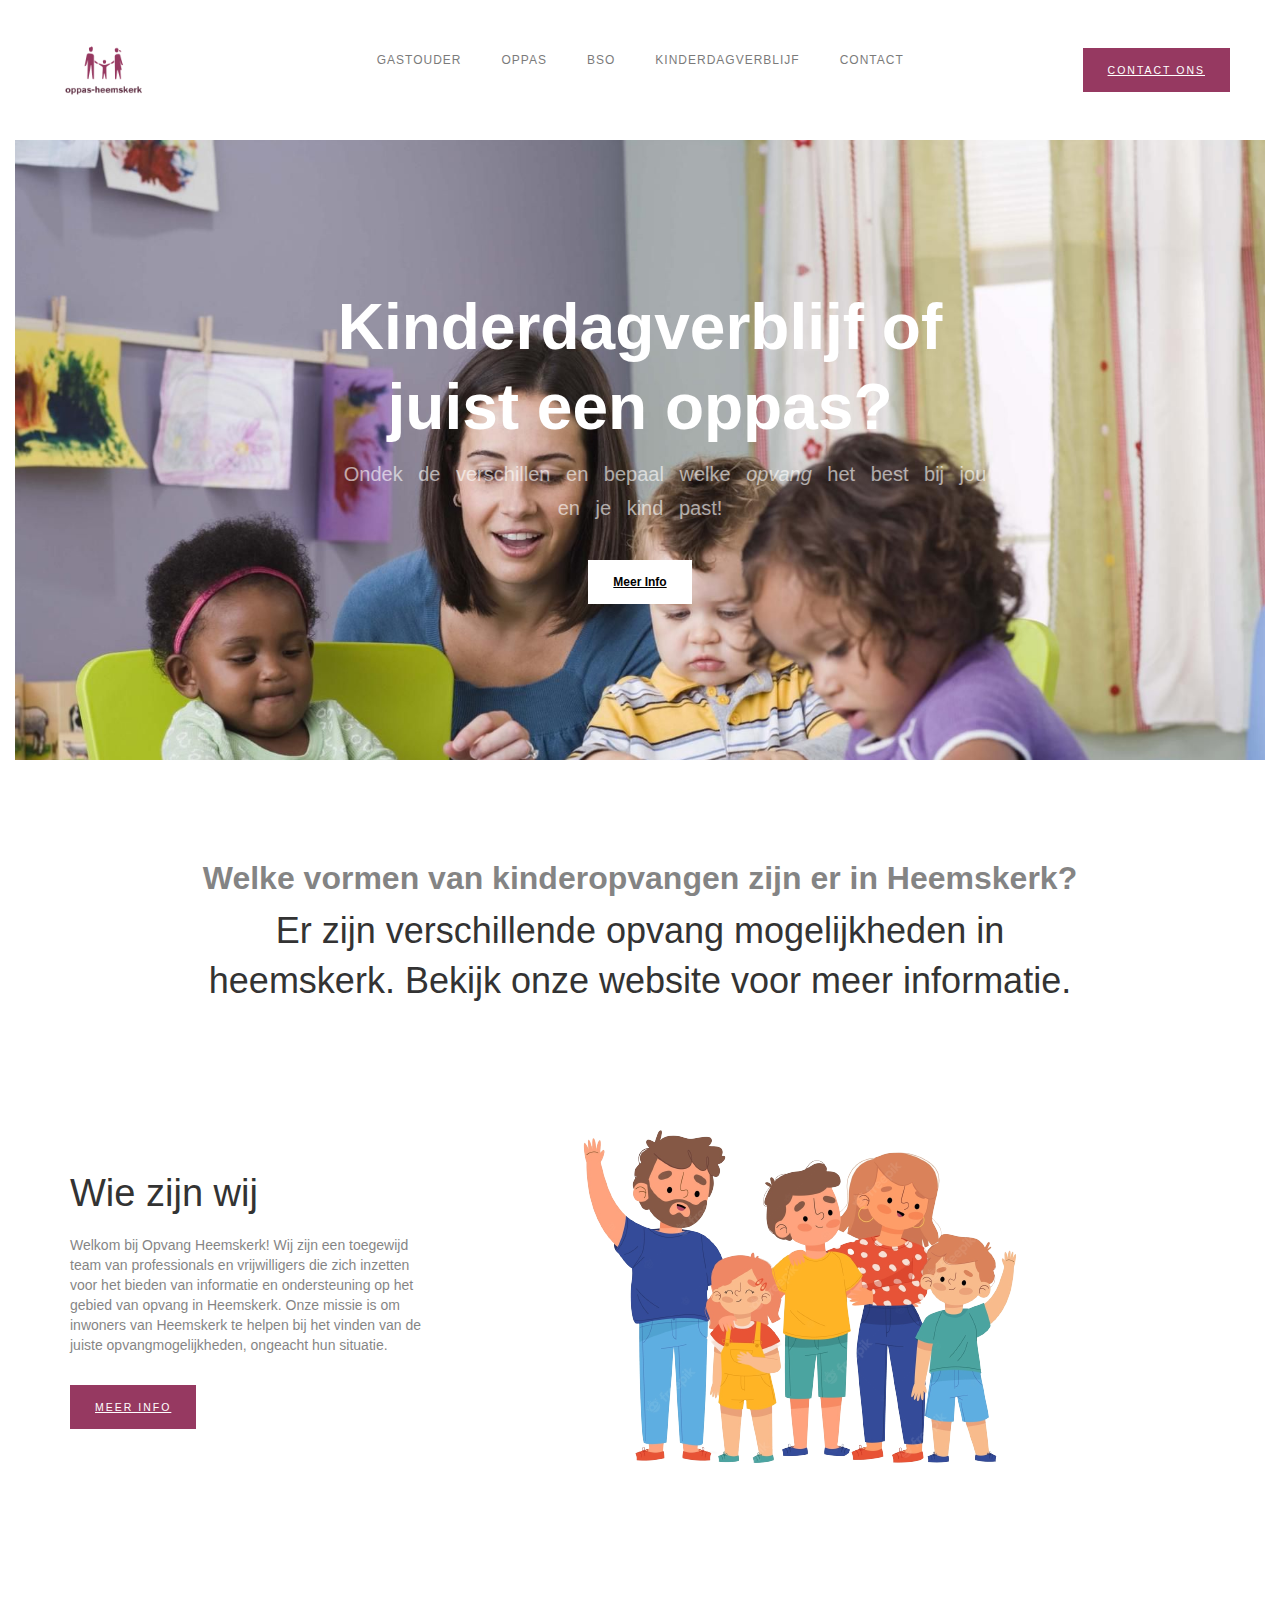
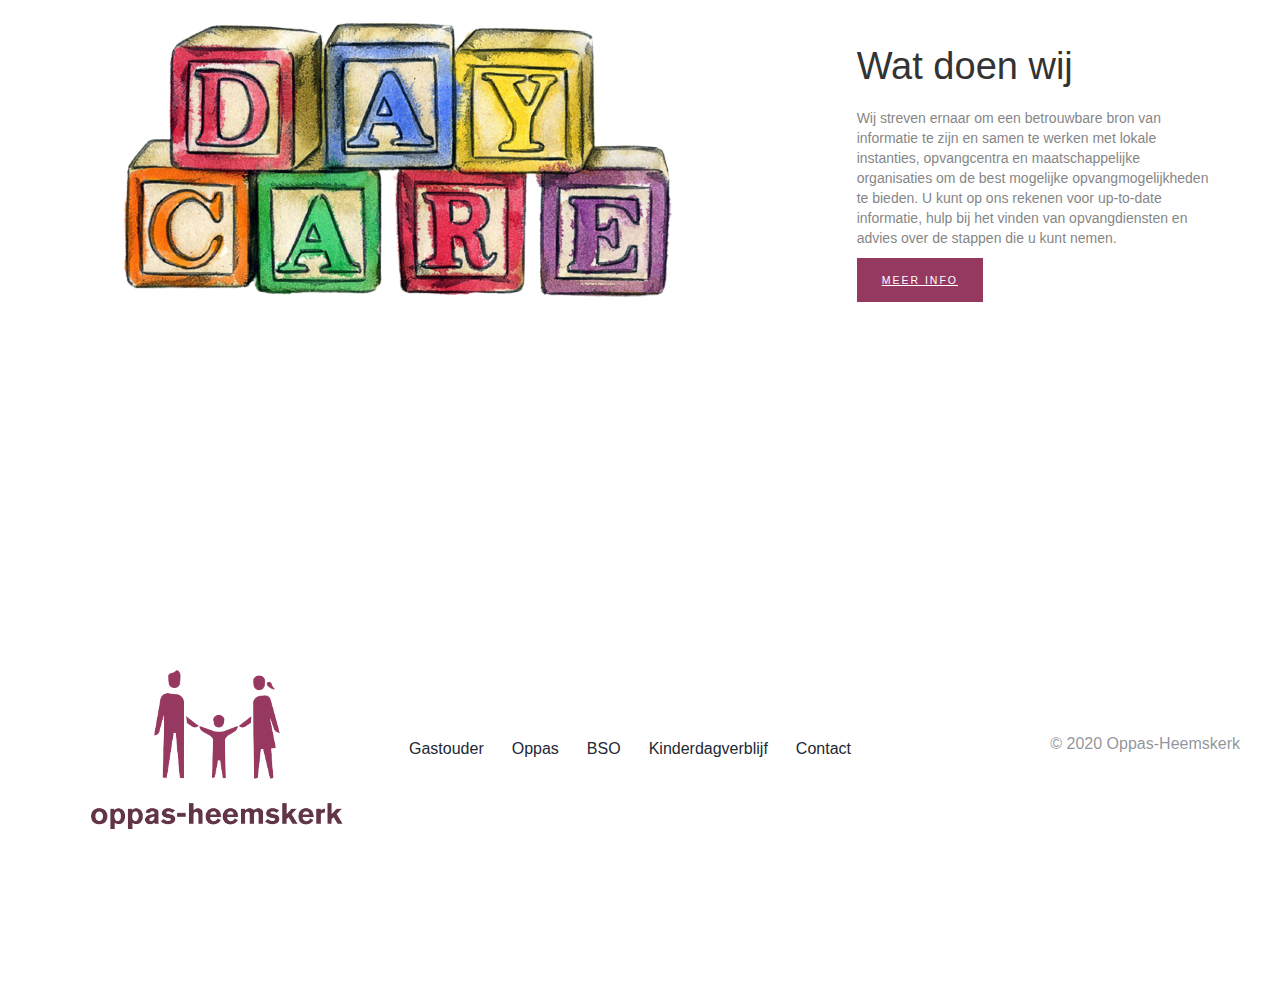
<file: index.html>
<!DOCTYPE html>
<html lang="en">
  <head>
    <meta charset="UTF-8" />
    <meta name="viewport" content="width=device-width, initial-scale=1.0" />
    <meta
      name="description"
      content="Oppas Heemskerk: Jouw betrouwbare bron voor professionele en liefdevolle oppasdiensten in Heemskerk. Wij bieden ervaren oppassers voor kinderopvang in Heemskerk. Neem contact met ons op voor kwalitatieve oppasoplossingen."
    />
    <meta
      name="keywords"
      content="Oppas Heemskerk, kinderoppas, oppasdiensten, oppascentrum, oppas voor kinderen, betrouwbare oppas, kinderopvang Heemskerk"
    />
    <meta name="author" content="Mohamed Dinle" />
    <link
      rel="apple-touch-icon"
      sizes="180x180"
      href="images/favicon/apple-touch-icon.png"
    />
    <link
      rel="icon"
      type="image/png"
      sizes="32x32"
      href="images/favicon/favicon-32x32.png"
    />
    <link
      rel="icon"
      type="image/png"
      sizes="16x16"
      href="images/favicon/favicon-16x16.png"
    />
    <link rel="manifest" href="images/favicon/site.webmanifest" />
    <link rel="stylesheet" type="text/css" href="css/style.css" />
    <title>Oppas-Heemskerk</title>
  </head>

  <body>
    <header class="navigation">
      <nav class="navigation-wrap">
        <a href="index.html" aria-current="page" class="logo">
          <img
            src="images/Logo-website-zonderbg.png"
            title="Logo"
            alt="Logo"
            class="logo-image"
          />
        </a>
        <button class="menu-button nav-button" aria-label="Toggle Menu">
          <img
            src="images/menu-icon_1menu-icon.png"
            title="menu-icon"
            width="22"
            alt="Menu Icon"
            class="menu-icon"
          />
        </button>
        <ul class="navigation-items">
          <li>
            <a href="gastouder.html" class="navigation-item">Gastouder</a>
          </li>
          <li>
            <a href="oppas.html" class="navigation-item">Oppas</a>
          </li>
          <li>
            <a href="bso.html" class="navigation-item">BSO</a>
          </li>
          <li>
            <a href="kinderdagverblijf.html" class="navigation-item"
              >Kinderdagverblijf</a
            >
          </li>
          <li>
            <a href="contact.html" class="navigation-item">Contact</a>
          </li>
        </ul>
        <a class="purple-button">
          <article>Contact Ons</article>
        </a>
      </nav>
    </header>

    <main class="main-homepage">
      <header class="header-homepage">
        <section class="header-homepage-content">
          <article class="homepage-header-text-wrap">
            <h1 class="homepage-heading-text">
              Kinderdagverblijf of juist een oppas?
            </h1>
            <p class="homepage-paragraph-text">
              Ondek de verschillen en bepaal welke <em>opvang</em> het best bij
              jou en je kind past!
            </p>
          </article>
          <a href="gastouder.html" class="homepage-header-button">
            <article><strong>Meer Info</strong></article>
          </a>
        </section>
      </header>

      <section class="homepage-body">
        <article class="homepage-text-wrap">
          <h2 class="light-text">
            Welke vormen van kinderopvangen zijn er in Heemskerk?
          </h2>
          <p class="homepage-body-text">
            Er zijn verschillende opvang mogelijkheden in heemskerk. Bekijk onze
            website voor meer informatie.
          </p>
        </article>
        <section class="homepage-body-content-wrap">
          <section class="content-layout-grid">
            <section class="grid-layout">
              <article class="homepage-text-wrap2">
                <h1 class="text-heading">Wie zijn wij</h1>
                <p class="light-text">
                  Welkom bij Opvang Heemskerk! Wij zijn een toegewijd team van
                  professionals en vrijwilligers die zich inzetten voor het
                  bieden van informatie en ondersteuning op het gebied van
                  opvang in Heemskerk. Onze missie is om inwoners van Heemskerk
                  te helpen bij het vinden van de juiste opvangmogelijkheden,
                  ongeacht hun situatie.
                </p>
              </article>
              <a href="gastouder.html" class="purple-button">
                <article>Meer Info</article>
              </a>
            </section>
            <img
              src="images/Home-pagina-foto-01-zonderbg.png"
              title="home pagina foto"
              class="grid-layout-img"
              alt="Image"
            />
          </section>
          <section class="grid-layout2">
            <section class="grid-layout-content">
              <section class="home-section-wrap">
                <h1 class="text-heading">Wat doen wij</h1>
                <p class="light-text">
                  Wij streven ernaar om een betrouwbare bron van informatie te
                  zijn en samen te werken met lokale instanties, opvangcentra en
                  maatschappelijke organisaties om de best mogelijke
                  opvangmogelijkheden te bieden. U kunt op ons rekenen voor
                  up-to-date informatie, hulp bij het vinden van opvangdiensten
                  en advies over de stappen die u kunt nemen.
                </p>
              </section>
              <a href="bso.html" class="purple-button">
                <article>Meer Info</article>
              </a>
            </section>
            <img
              src="images/Home-pagine-daycare-03-zonderbg.png"
              title="home pagina daycare"
              alt="Image"
            />
          </section>
        </section>
      </section>
    </main>

    <footer class="footer">
      <section class="footer-wrap">
        <section class="footer-horizontal">
          <section class="footer-block">
            <img
              src="images/Logo-website-zonderbg.png"
              title="logo"
              alt="Logo"
              class="logo-flat"
            />
          </section>
          <aside class="footer-links">
            <a href="/gastouder.html" class="footer-link">Gastouder</a>
            <a href="/oppas.html" class="footer-link">Oppas</a>
            <a href="/bso.html" class="footer-link">BSO</a>
            <a href="/kinderdagverblijf.html" class="footer-link"
              >Kinderdagverblijf</a
            >
            <a href="/contact.html" class="footer-link">Contact</a>
          </aside>
          <article class="footer-block">
            <p class="text-copyright">&copy; 2020 Oppas-Heemskerk</p>
          </article>
        </section>
      </section>
    </footer>
  </body>
</html>
</file>
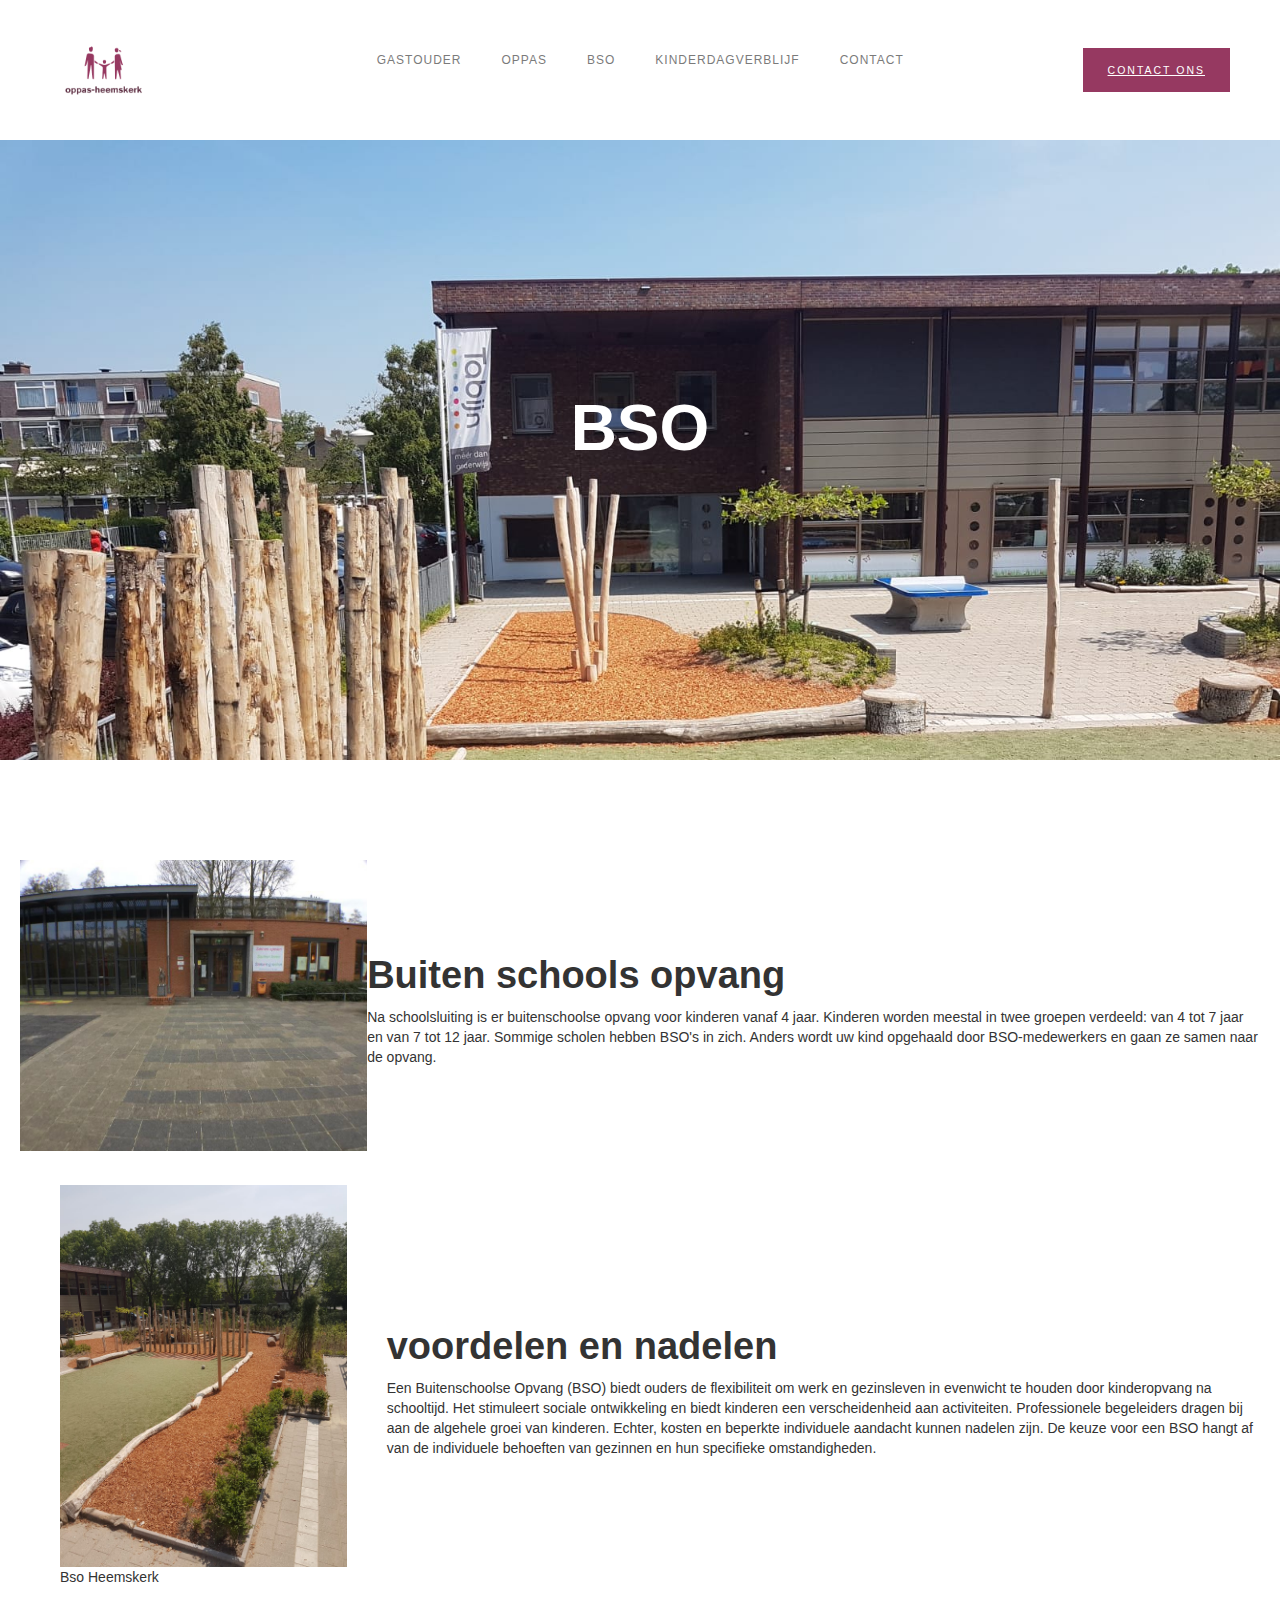
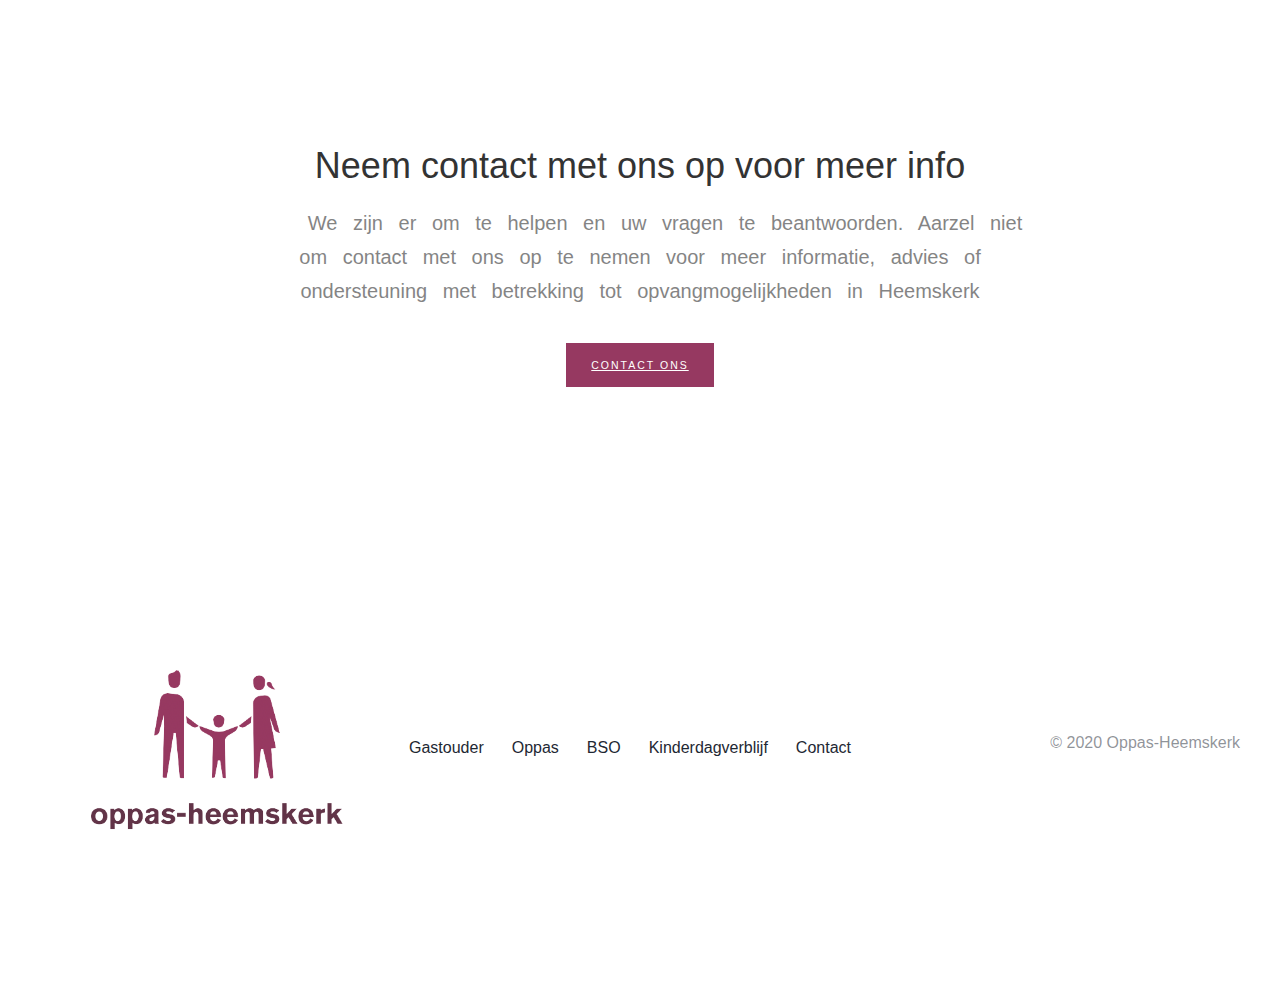
<file: bso.html>
<!DOCTYPE html>
<html lang="en">
  <head>
    <meta charset="UTF-8" />
    <meta name="viewport" content="width=device-width, initial-scale=1.0" />
    <meta
      name="description"
      content="Oppas Heemskerk: Jouw betrouwbare bron voor professionele en liefdevolle oppasdiensten in Heemskerk. Wij bieden ervaren oppassers voor kinderopvang in Heemskerk. Neem contact met ons op voor kwalitatieve oppasoplossingen."
    />
    <meta
      name="keywords"
      content="Oppas Heemskerk, kinderoppas, oppasdiensten, oppascentrum, oppas voor kinderen, betrouwbare oppas, kinderopvang Heemskerk"
    />
    <meta name="author" content="Mohamed Dinle" />
    <link
      rel="apple-touch-icon"
      sizes="180x180"
      href="images/favicon/apple-touch-icon.png"
    />
    <link
      rel="icon"
      type="image/png"
      sizes="32x32"
      href="images/favicon/favicon-32x32.png"
    />
    <link
      rel="icon"
      type="image/png"
      sizes="16x16"
      href="images/favicon/favicon-16x16.png"
    />
    <link rel="manifest" href="images/favicon/site.webmanifest" />
    <link rel="stylesheet" type="text/css" href="css/style.css" />
    <title>BSO</title>
  </head>

  <body>
    <header class="navigation">
      <nav class="navigation-wrap">
        <a href="index.html" aria-current="page" class="logo">
          <img
            src="images/Logo-website-zonderbg.png"
            title="logo"
            alt="Logo"
            class="logo-image"
          />
        </a>
        <button class="menu-button nav-button" aria-label="Toggle Menu">
          <img
            src="images/menu-icon_1menu-icon.png"
            title="menu icon"
            width="22"
            alt="Menu Icon"
            class="menu-icon"
          />
        </button>
        <ul class="navigation-items">
          <li>
            <a href="gastouder.html" class="navigation-item">Gastouder</a>
          </li>
          <li>
            <a href="oppas.html" class="navigation-item">Oppas</a>
          </li>
          <li>
            <a href="bso.html" class="navigation-item">BSO</a>
          </li>
          <li>
            <a href="kinderdagverblijf.html" class="navigation-item"
              >Kinderdagverblijf</a
            >
          </li>
          <li>
            <a href="contact.html" class="navigation-item">Contact</a>
          </li>
        </ul>
        <a class="purple-button">
          <article>Contact Ons</article>
        </a>
      </nav>
    </header>

    <main>
      <header class="bso-header">
        <section class="header-content">
          <article class="header-text">
            <h1 class="header-heading-text">BSO</h1>
          </article>
        </section>
      </header>

      <section class="main-section-detailpage">
        <article class="main-article-detailpage">
          <img src="images/bso-2.jpg" title="bso 2" alt="bso foto 2" />
        </article>
        <article>
          <h1>Buiten schools opvang</h1>
          <p>
            Na schoolsluiting is er buitenschoolse opvang voor kinderen vanaf 4
            jaar. Kinderen worden meestal in twee groepen verdeeld: van 4 tot 7
            jaar en van 7 tot 12 jaar. Sommige scholen hebben BSO's in zich.
            Anders wordt uw kind opgehaald door BSO-medewerkers en gaan ze samen
            naar de opvang.
          </p>
        </article>
      </section>
      <section class="main-section-detailpage">
        <article class="main-article-detailpage">
          <figure>
            <img src="images/bso-3.JPG" title="bso 3" alt="bso foto 3" />
            <figcaption>Bso Heemskerk</figcaption>
          </figure>
        </article>
        <article>
          <h1>voordelen en nadelen</h1>
          <p>
            Een Buitenschoolse Opvang (BSO) biedt ouders de flexibiliteit om
            werk en gezinsleven in evenwicht te houden door kinderopvang na
            schooltijd. Het stimuleert sociale ontwikkeling en biedt kinderen
            een verscheidenheid aan activiteiten. Professionele begeleiders
            dragen bij aan de algehele groei van kinderen. Echter, kosten en
            beperkte individuele aandacht kunnen nadelen zijn. De keuze voor een
            BSO hangt af van de individuele behoeften van gezinnen en hun
            specifieke omstandigheden.
          </p>
        </article>
      </section>
    </main>

    <section class="cta-main">
      <section class="cta-container">
        <section class="cta-wrap">
          <article>
            <article class="cta-text">
              <h2 class="homepage-body-text">
                Neem contact met ons op voor meer info
              </h2>
              <p class="homepage-paragraph-text">
                We zijn er om te helpen en uw vragen te beantwoorden. Aarzel
                niet om contact met ons op te nemen voor meer informatie, advies
                of ondersteuning met betrekking tot opvangmogelijkheden in
                Heemskerk
              </p>
            </article>
            <a href="contact.html" class="purple-button">
              <article>Contact Ons</article>
            </a>
          </article>
        </section>
      </section>
    </section>

    <footer class="footer">
      <section class="footer-wrap">
        <section class="footer-horizontal">
          <section class="footer-block">
            <img
              src="images/Logo-website-zonderbg.png"
              title="logo"
              alt="Logo"
              class="logo-flat"
            />
          </section>
          <aside class="footer-links">
            <a href="/gastouder.html" class="footer-link">Gastouder</a>
            <a href="/oppas.html" class="footer-link">Oppas</a>
            <a href="/bso.html" class="footer-link">BSO</a>
            <a href="/kinderdagverblijf.html" class="footer-link"
              >Kinderdagverblijf</a
            >
            <a href="/contact.html" class="footer-link">Contact</a>
          </aside>
          <article class="footer-block">
            <p class="text-copyright">&copy; 2020 Oppas-Heemskerk</p>
          </article>
        </section>
      </section>
    </footer>
  </body>
</html>
</file>
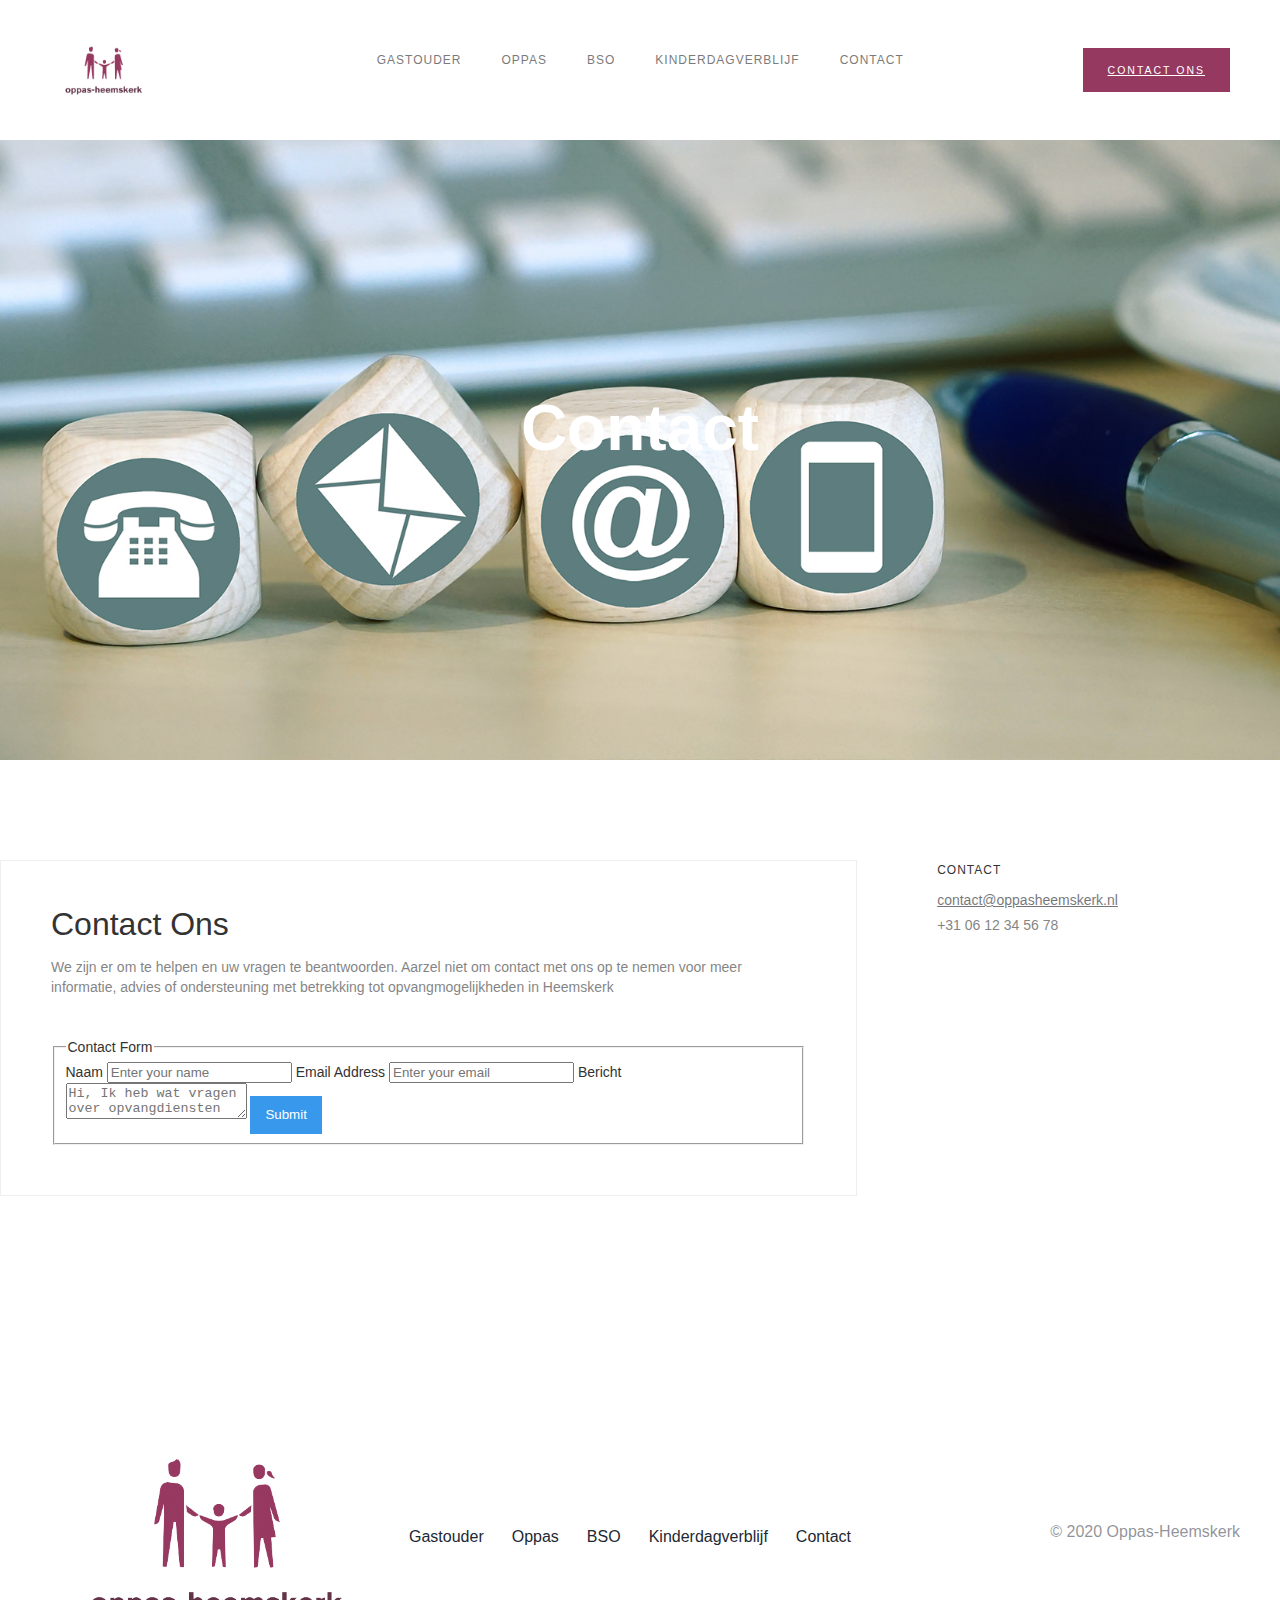
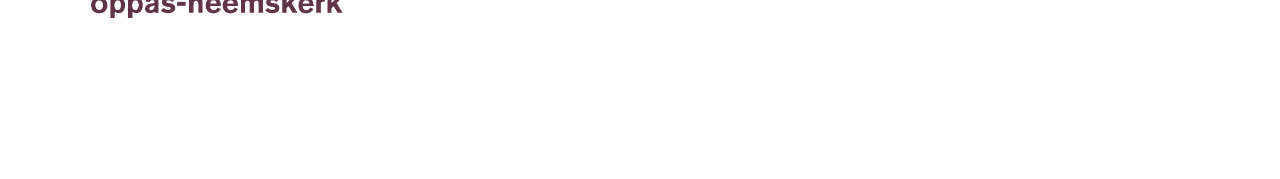
<file: contact.html>
<!DOCTYPE html>
<html lang="en">
  <head>
    <meta charset="UTF-8" />
    <meta name="viewport" content="width=device-width, initial-scale=1.0" />
    <meta
      name="description"
      content="Oppas Heemskerk: Jouw betrouwbare bron voor professionele en liefdevolle oppasdiensten in Heemskerk. Wij bieden ervaren oppassers voor kinderopvang in Heemskerk. Neem contact met ons op voor kwalitatieve oppasoplossingen."
    />
    <meta
      name="keywords"
      content="Oppas Heemskerk, kinderoppas, oppasdiensten, oppascentrum, oppas voor kinderen, betrouwbare oppas, kinderopvang Heemskerk"
    />
    <meta name="author" content="Mohamed Dinle" />
    <link
      rel="apple-touch-icon"
      sizes="180x180"
      href="images/favicon/apple-touch-icon.png"
    />
    <link
      rel="icon"
      type="image/png"
      sizes="32x32"
      href="images/favicon/favicon-32x32.png"
    />
    <link
      rel="icon"
      type="image/png"
      sizes="16x16"
      href="images/favicon/favicon-16x16.png"
    />
    <link rel="manifest" href="images/favicon/site.webmanifest" />
    <link rel="stylesheet" type="text/css" href="css/style.css" />
    <title>Contact</title>
  </head>
  <body>
    <header class="navigation">
      <nav class="navigation-wrap">
        <a href="index.html" aria-current="page" class="logo">
          <img
            src="images/Logo-website-zonderbg.png"
            title="logo"
            alt="Logo"
            class="logo-image"
          />
        </a>
        <button class="menu-button nav-button" aria-label="Toggle Menu">
          <img
            src="images/menu-icon_1menu-icon.png"
            title="menu icon"
            width="22"
            alt="Menu Icon"
            class="menu-icon"
          />
        </button>
        <ul class="navigation-items">
          <li>
            <a href="gastouder.html" class="navigation-item">Gastouder</a>
          </li>
          <li>
            <a href="oppas.html" class="navigation-item">Oppas</a>
          </li>
          <li>
            <a href="bso.html" class="navigation-item">BSO</a>
          </li>
          <li>
            <a href="kinderdagverblijf.html" class="navigation-item"
              >Kinderdagverblijf</a
            >
          </li>
          <li>
            <a href="contact.html" class="navigation-item">Contact</a>
          </li>
        </ul>
        <a class="purple-button">
          <article>Contact Ons</article>
        </a>
      </nav>
    </header>

    <header class="contact-header">
      <section class="header-content">
        <article class="header-text">
          <h1 class="header-heading-text">Contact</h1>
        </article>
      </section>
    </header>

    <main class="contact-container">
      <section class="contact-layout-grid">
        <section class="contact-form-wrap">
          <article class="contact-form-heading-wrap">
            <h2 class="contact-heading">Contact Ons</h2>
            <p class="light-text">
              We zijn er om te helpen en uw vragen te beantwoorden. Aarzel niet
              om contact met ons op te nemen voor meer informatie, advies of
              ondersteuning met betrekking tot opvangmogelijkheden in Heemskerk
            </p>
          </article>
          <form name="get-in-touch-form" class="get-in-touch-form">
            <fieldset>
              <legend>Contact Form</legend>

              <label>Naam</label>
              <input
                type="text"
                maxlength="256"
                name="name"
                placeholder="Enter your name"
              />

              <label>Email Address</label>
              <input
                type="email"
                maxlength="256"
                name="email"
                placeholder="Enter your email"
                required
              />

              <label>Bericht</label>
              <textarea
                name="message"
                placeholder="Hi, Ik heb wat vragen over opvangdiensten in Heemskerk..."
                maxlength="5000"
                class="text-field cc-textarea cc-contact-field w-input"
              ></textarea>

              <input
                type="submit"
                value="Submit"
                class="button submit-button"
              />
            </fieldset>
          </form>
        </section>
        <article class="details-wrap">
          <p class="label">CONTACT</p>
          <a class="contact-email-link">contact@oppasheemskerk.nl</a>
          <p class="light-text">+31 06 12 34 56 78</p>
        </article>
      </section>
    </main>

    <footer class="footer">
      <section class="footer-wrap">
        <section class="footer-horizontal">
          <section class="footer-block">
            <img
              src="images/Logo-website-zonderbg.png"
              title="logo"
              alt="Logo"
              class="logo-flat"
            />
          </section>
          <aside class="footer-links">
            <a href="#" class="footer-link">Gastouder</a>
            <a href="#" class="footer-link">Oppas</a>
            <a href="#" class="footer-link">BSO</a>
            <a href="#" class="footer-link">Kinderdagverblijf</a>
            <a href="#" class="footer-link">Contact</a>
          </aside>
          <article class="footer-block">
            <p class="text-copyright">&copy; 2020 Oppas-Heemskerk</p>
          </article>
        </section>
      </section>
    </footer>
  </body>
</html>
</file>
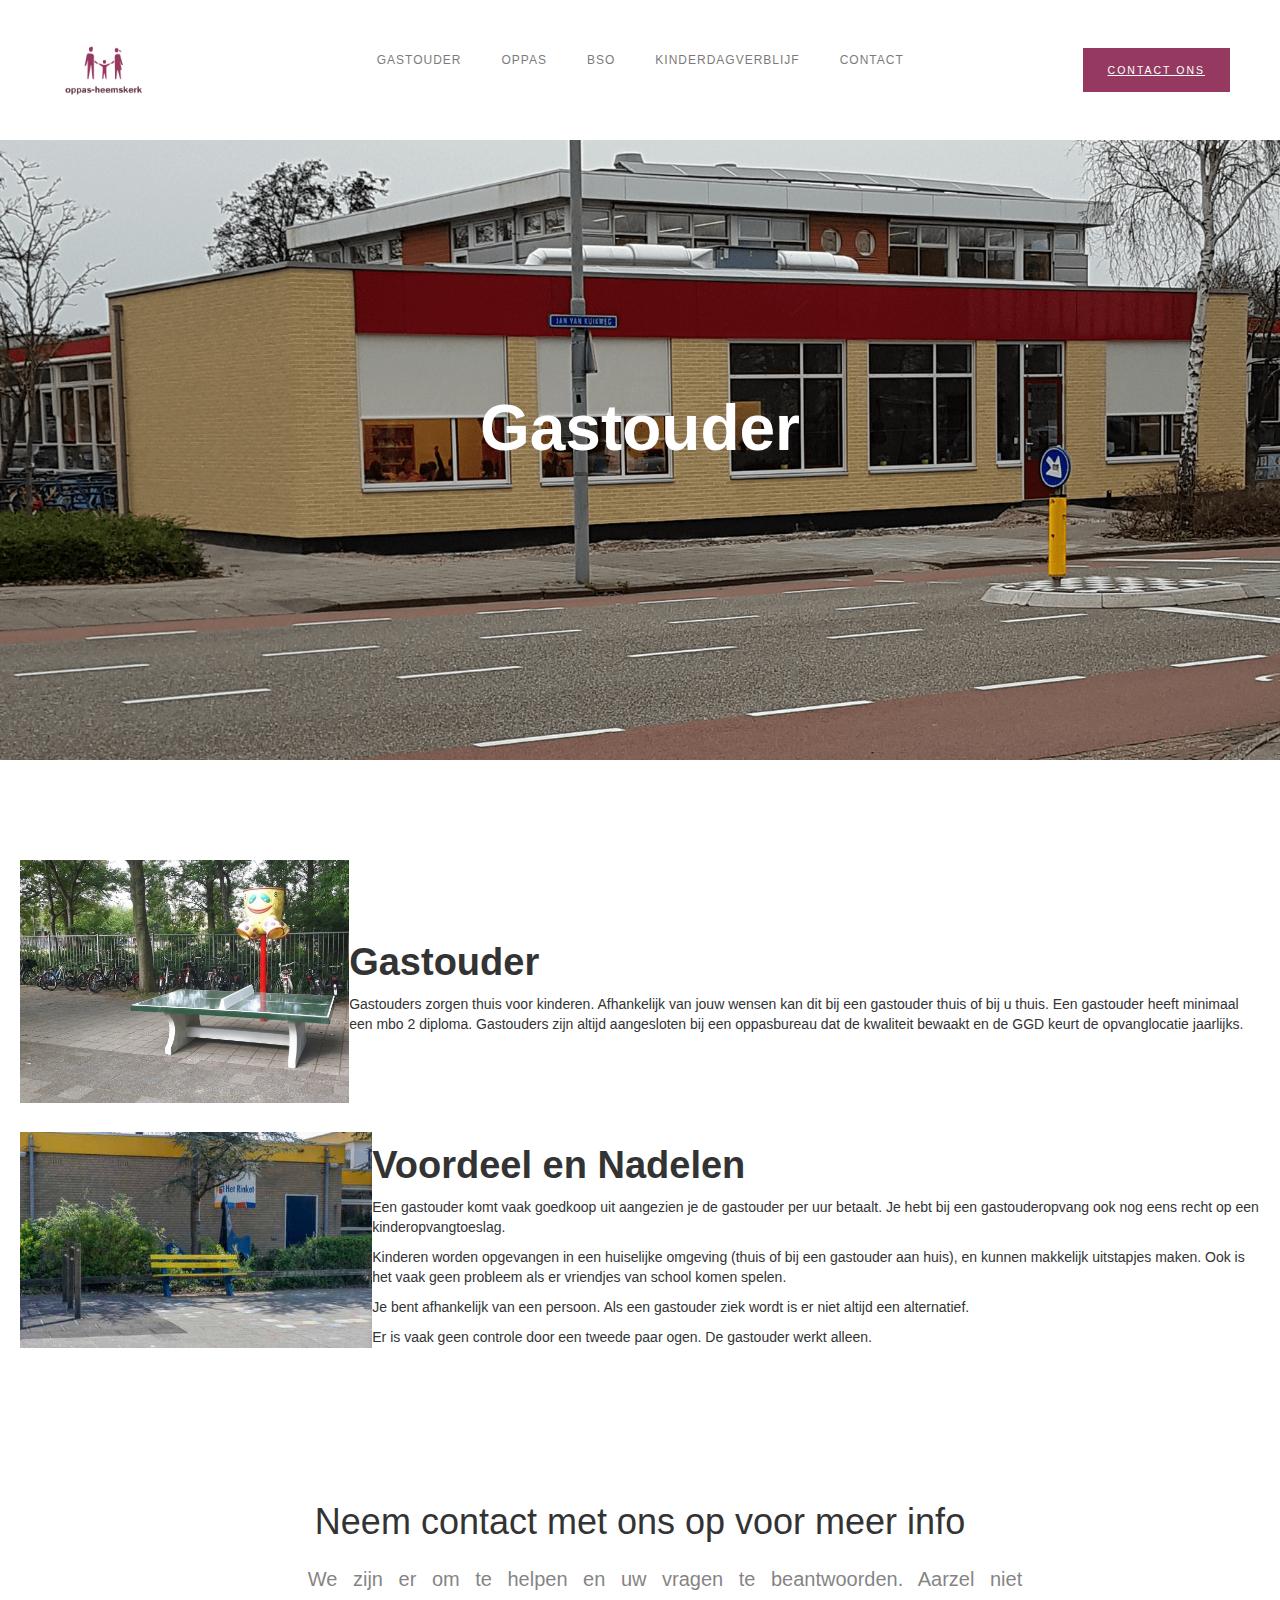
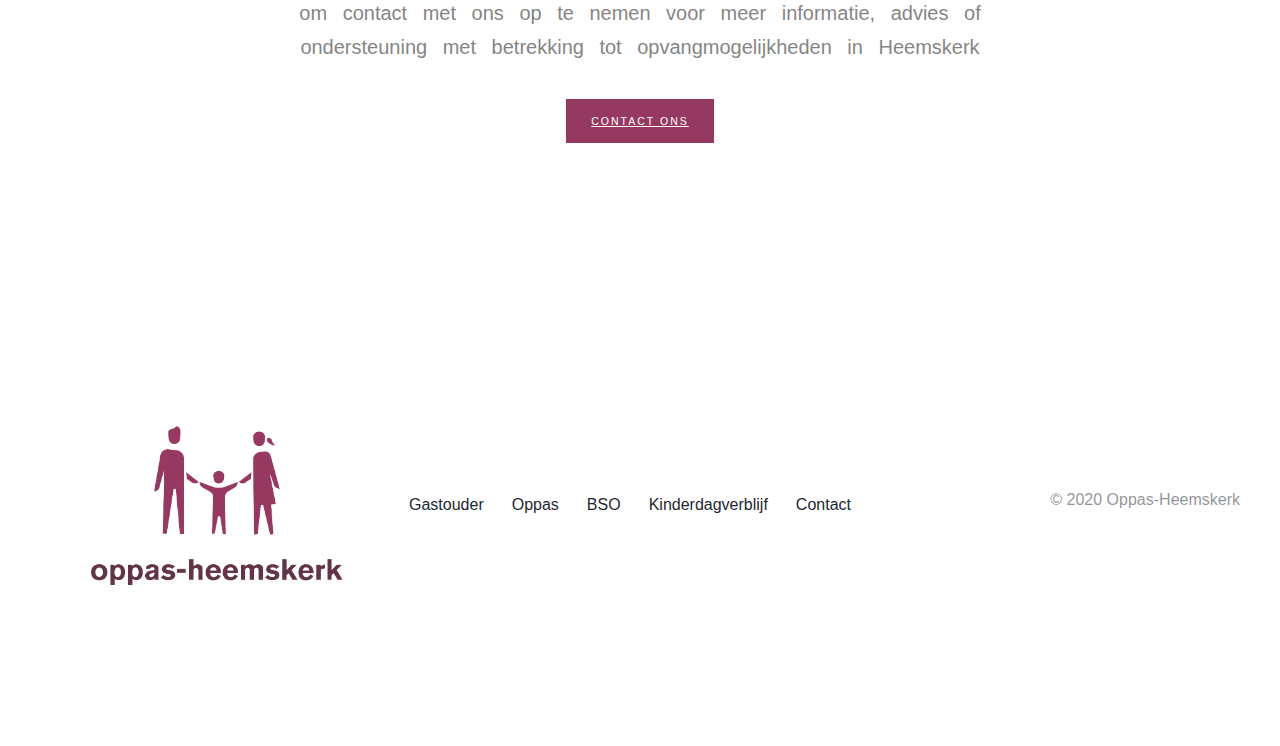
<file: gastouder.html>
<!DOCTYPE html>
<html lang="en">
  <head>
    <meta charset="UTF-8" />
    <meta name="viewport" content="width=device-width, initial-scale=1.0" />
    <meta
      name="description"
      content="Oppas Heemskerk: Jouw betrouwbare bron voor professionele en liefdevolle oppasdiensten in Heemskerk. Wij bieden ervaren oppassers voor kinderopvang in Heemskerk. Neem contact met ons op voor kwalitatieve oppasoplossingen."
    />
    <meta
      name="keywords"
      content="Oppas Heemskerk, kinderoppas, oppasdiensten, oppascentrum, oppas voor kinderen, betrouwbare oppas, kinderopvang Heemskerk"
    />
    <meta name="author" content="Mohamed Dinle" />
    <link
      rel="apple-touch-icon"
      sizes="180x180"
      href="images/favicon/apple-touch-icon.png"
    />
    <link
      rel="icon"
      type="image/png"
      sizes="32x32"
      href="images/favicon/favicon-32x32.png"
    />
    <link
      rel="icon"
      type="image/png"
      sizes="16x16"
      href="images/favicon/favicon-16x16.png"
    />
    <link rel="manifest" href="images/favicon/site.webmanifest" />
    <link rel="stylesheet" type="text/css" href="css/style.css" />
    <title>Gastouder</title>
  </head>
  <body>
    <header class="navigation">
      <nav class="navigation-wrap">
        <a href="index.html" aria-current="page" class="logo">
          <img
            src="images/Logo-website-zonderbg.png"
            title="logo"
            alt="Logo"
            class="logo-image"
          />
        </a>
        <button class="menu-button nav-button" aria-label="Toggle Menu">
          <img
            src="images/menu-icon_1menu-icon.png"
            title="menu icon"
            width="22"
            alt="Menu Icon"
            class="menu-icon"
          />
        </button>
        <ul class="navigation-items">
          <li>
            <a href="gastouder.html" class="navigation-item">Gastouder</a>
          </li>
          <li>
            <a href="oppas.html" class="navigation-item">Oppas</a>
          </li>
          <li>
            <a href="bso.html" class="navigation-item">BSO</a>
          </li>
          <li>
            <a href="kinderdagverblijf.html" class="navigation-item"
              >Kinderdagverblijf</a
            >
          </li>
          <li>
            <a href="contact.html" class="navigation-item">Contact</a>
          </li>
        </ul>
        <a class="purple-button">
          <article>Contact Ons</article>
        </a>
      </nav>
    </header>

    <main>
      <header class="gastouder-header">
        <section class="header-content">
          <article class="header-text">
            <h1 class="header-heading-text">Gastouder</h1>
          </article>
        </section>
      </header>

      <section class="main-section-detailpage">
        <article class="main-article-detailpage">
          <img
            src="images/gastouder-2.jpg"
            title="gastouder 2"
            alt="gastouder image 2"
          />
        </article>
        <article>
          <h1>Gastouder</h1>
          <p>
            Gastouders zorgen thuis voor kinderen. Afhankelijk van jouw wensen
            kan dit bij een gastouder thuis of bij u thuis. Een gastouder heeft
            minimaal een mbo 2 diploma. Gastouders zijn altijd aangesloten bij
            een oppasbureau dat de kwaliteit bewaakt en de GGD keurt de
            opvanglocatie jaarlijks.
          </p>
        </article>
      </section>
      <section class="main-section-detailpage">
        <article class="main-article-detailpage">
          <img
            src="images/gastouder-3.jpg"
            title="gastouder 3"
            alt="gastouder image 3"
          />
        </article>
        <article>
          <h1>Voordeel en Nadelen</h1>
          <p>
            Een gastouder komt vaak goedkoop uit aangezien je de gastouder per
            uur betaalt. Je hebt bij een gastouderopvang ook nog eens recht op
            een kinderopvangtoeslag.
          </p>
          <p>
            Kinderen worden opgevangen in een huiselijke omgeving (thuis of bij
            een gastouder aan huis), en kunnen makkelijk uitstapjes maken. Ook
            is het vaak geen probleem als er vriendjes van school komen spelen.
          </p>
          <p>
            Je bent afhankelijk van een persoon. Als een gastouder ziek wordt is
            er niet altijd een alternatief.
          </p>
          <p>
            Er is vaak geen controle door een tweede paar ogen. De gastouder
            werkt alleen.
          </p>
        </article>
      </section>
    </main>

    <section class="cta-main">
      <section class="cta-container">
        <section class="cta-wrap">
          <article>
            <article class="cta-text">
              <h2 class="homepage-body-text">
                Neem contact met ons op voor meer info
              </h2>
              <p class="homepage-paragraph-text">
                We zijn er om te helpen en uw vragen te beantwoorden. Aarzel
                niet om contact met ons op te nemen voor meer informatie, advies
                of ondersteuning met betrekking tot opvangmogelijkheden in
                Heemskerk
              </p>
            </article>
            <a href="contact.html" class="purple-button">
              <article>Contact Ons</article>
            </a>
          </article>
        </section>
      </section>
    </section>

    <footer class="footer">
      <section class="footer-wrap">
        <section class="footer-horizontal">
          <section class="footer-block">
            <img
              src="images/Logo-website-zonderbg.png"
              title="logo"
              alt="Logo"
              class="logo-flat"
            />
          </section>
          <aside class="footer-links">
            <a href="/gastouder.html" class="footer-link">Gastouder</a>
            <a href="/oppas.html" class="footer-link">Oppas</a>
            <a href="/bso.html" class="footer-link">BSO</a>
            <a href="/kinderdagverblijf.html" class="footer-link"
              >Kinderdagverblijf</a
            >
            <a href="/contact.html" class="footer-link">Contact</a>
          </aside>
          <article class="footer-block">
            <p class="text-copyright">&copy; 2020 Oppas-Heemskerk</p>
          </article>
        </section>
      </section>
    </footer>
  </body>
</html>
</file>
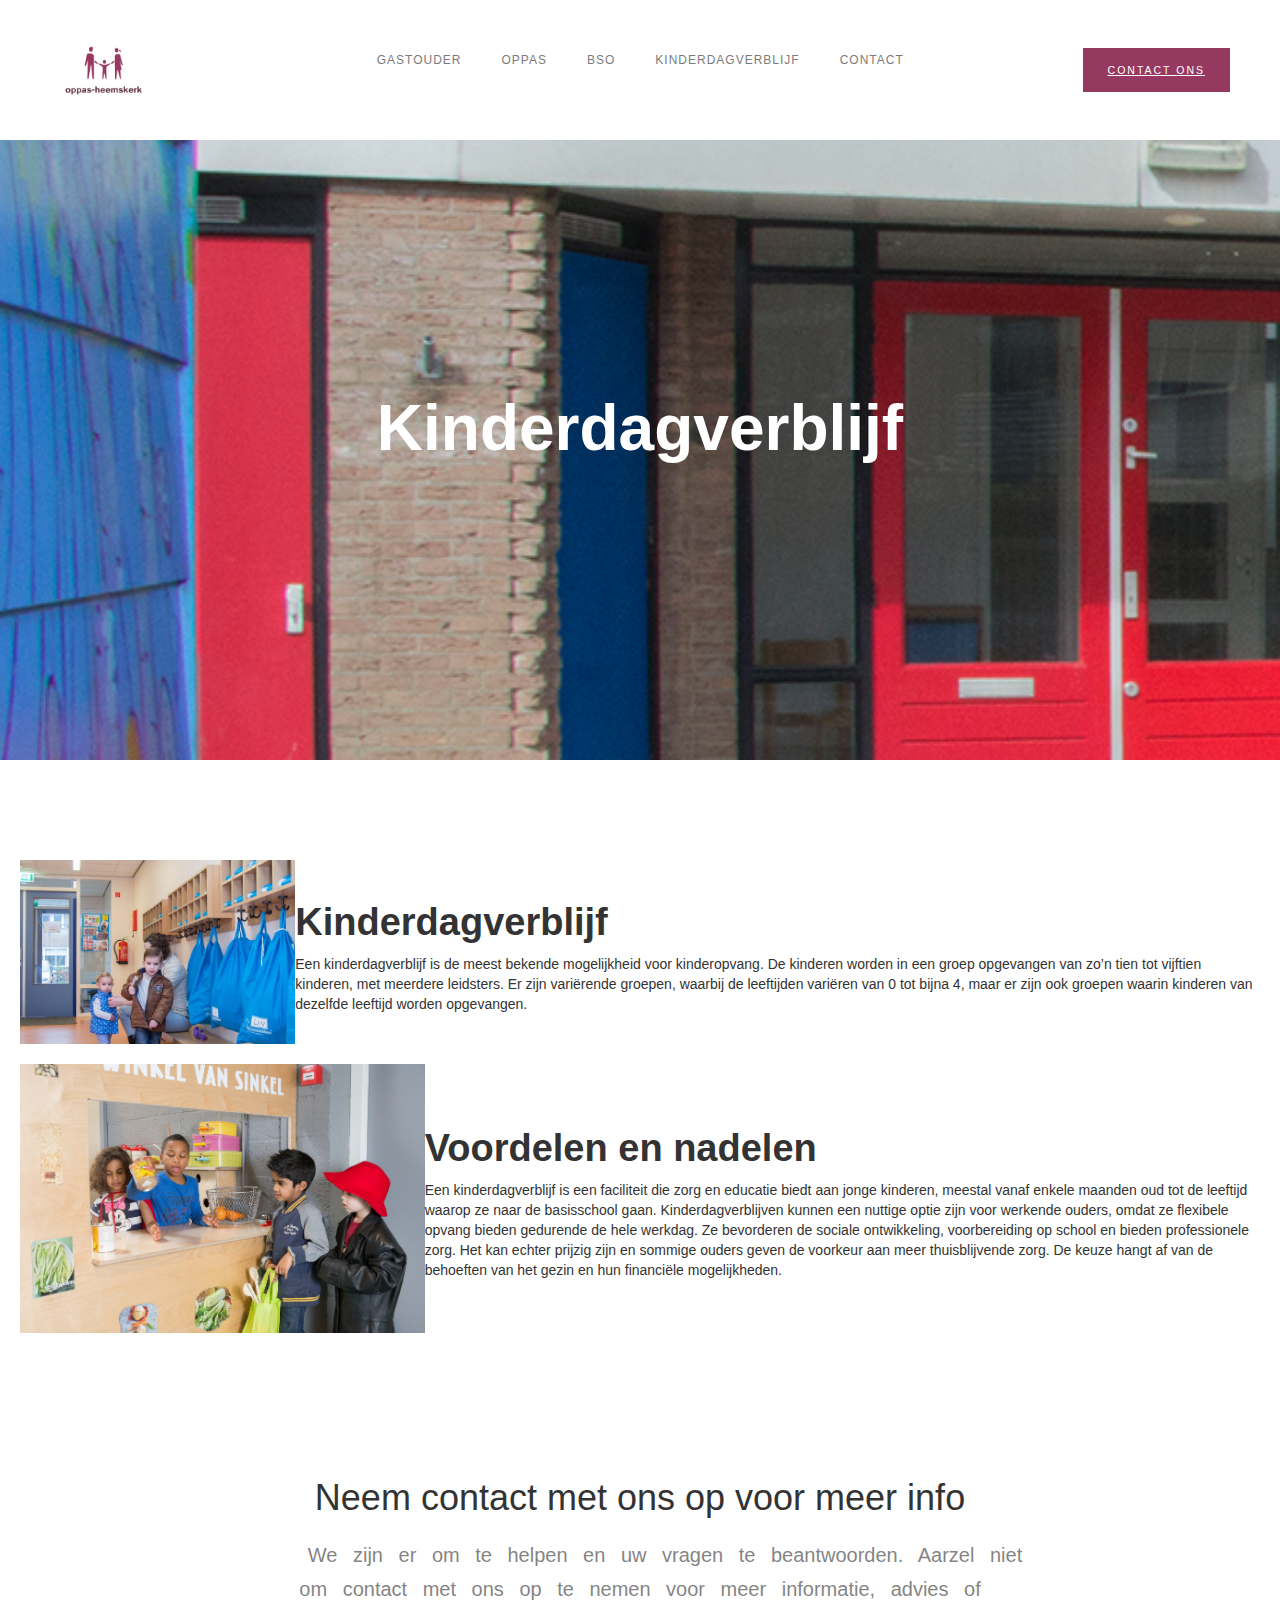
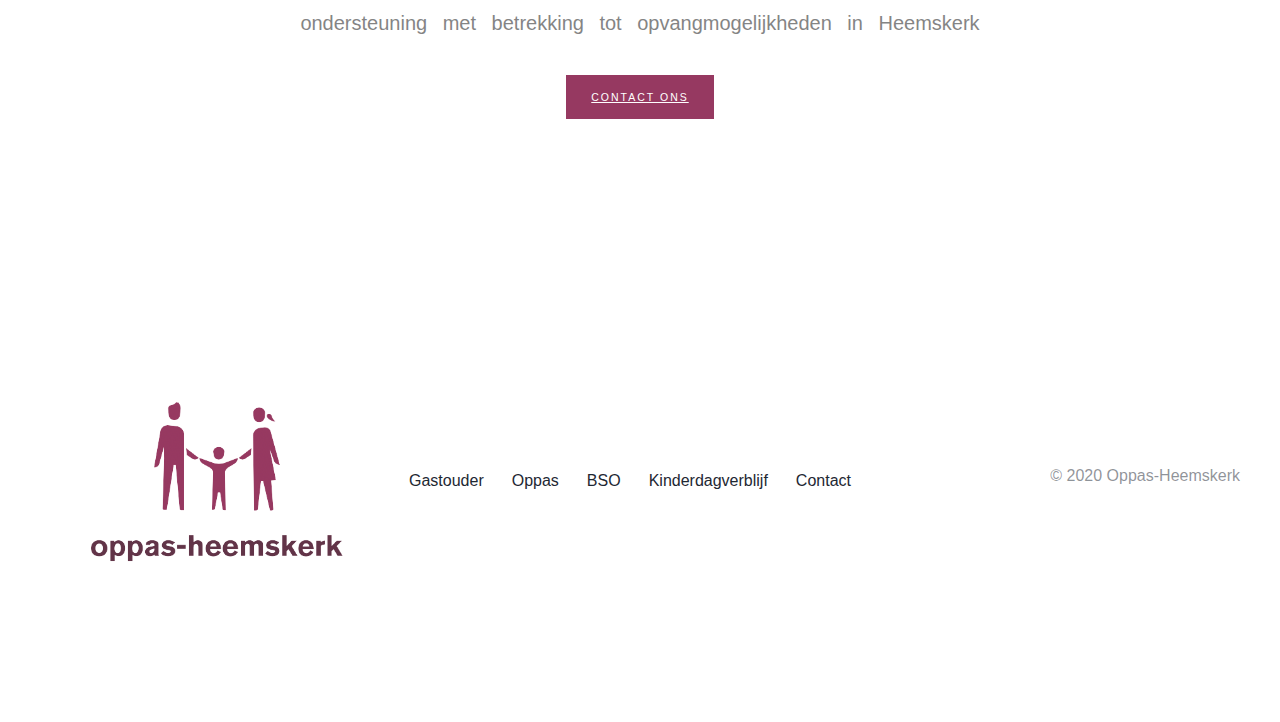
<file: kinderdagverblijf.html>
<!DOCTYPE html>
<html lang="en">
  <head>
    <meta charset="UTF-8" />
    <meta name="viewport" content="width=device-width, initial-scale=1.0" />
    <meta
      name="description"
      content="Oppas Heemskerk: Jouw betrouwbare bron voor professionele en liefdevolle oppasdiensten in Heemskerk. Wij bieden ervaren oppassers voor kinderopvang in Heemskerk. Neem contact met ons op voor kwalitatieve oppasoplossingen."
    />
    <meta
      name="keywords"
      content="Oppas Heemskerk, kinderoppas, oppasdiensten, oppascentrum, oppas voor kinderen, betrouwbare oppas, kinderopvang Heemskerk"
    />
    <meta name="author" content="Mohamed Dinle" />
    <link
      rel="apple-touch-icon"
      sizes="180x180"
      href="images/favicon/apple-touch-icon.png"
    />
    <link
      rel="icon"
      type="image/png"
      sizes="32x32"
      href="images/favicon/favicon-32x32.png"
    />
    <link
      rel="icon"
      type="image/png"
      sizes="16x16"
      href="images/favicon/favicon-16x16.png"
    />
    <link rel="manifest" href="images/favicon/site.webmanifest" />
    <link rel="stylesheet" type="text/css" href="css/style.css" />
    <title>Kinderdagverblijf</title>
  </head>
  <body>
    <header class="navigation">
      <nav class="navigation-wrap">
        <a href="index.html" aria-current="page" class="logo">
          <img
            src="images/Logo-website-zonderbg.png"
            title="logo"
            alt="Logo"
            class="logo-image"
          />
        </a>
        <button class="menu-button nav-button" aria-label="Toggle Menu">
          <img
            src="images/menu-icon_1menu-icon.png"
            title="menu icon"
            width="22"
            alt="Menu Icon"
            class="menu-icon"
          />
        </button>
        <ul class="navigation-items">
          <li>
            <a href="gastouder.html" class="navigation-item">Gastouder</a>
          </li>
          <li>
            <a href="oppas.html" class="navigation-item">Oppas</a>
          </li>
          <li>
            <a href="bso.html" class="navigation-item">BSO</a>
          </li>
          <li>
            <a href="kinderdagverblijf.html" class="navigation-item"
              >Kinderdagverblijf</a
            >
          </li>
          <li>
            <a href="contact.html" class="navigation-item">Contact</a>
          </li>
        </ul>
        <a class="purple-button">
          <article>Contact Ons</article>
        </a>
      </nav>
    </header>

    <main>
      <header class="kinderdagverblijf-header">
        <section class="header-content">
          <article class="header-text">
            <h1 class="header-heading-text">Kinderdagverblijf</h1>
          </article>
        </section>
      </header>

      <section class="main-section-detailpage">
        <article class="main-article-detailpage">
          <img
            src="images/Kdv_foto_2.jpeg"
            title="kinderdagverblijf 2"
            alt="kinderdagverblijf foto 2"
          />
        </article>
        <article>
          <h1>Kinderdagverblijf</h1>
          <p>
            Een kinderdagverblijf is de meest bekende mogelijkheid voor
            kinderopvang. De kinderen worden in een groep opgevangen van zo’n
            tien tot vijftien kinderen, met meerdere leidsters. Er zijn
            variërende groepen, waarbij de leeftijden variëren van 0 tot bijna
            4, maar er zijn ook groepen waarin kinderen van dezelfde leeftijd
            worden opgevangen.
          </p>
        </article>
      </section>
      <section class="main-section-detailpage">
        <article class="main-article-detailpage">
          <img
            src="images/kdv_foto_3.jpeg"
            title="kinderdagverblijf 3"
            alt="kinderdagverblijf foto 3"
          />
        </article>
        <article>
          <h1>Voordelen en nadelen</h1>
          <p>
            Een kinderdagverblijf is een faciliteit die zorg en educatie biedt
            aan jonge kinderen, meestal vanaf enkele maanden oud tot de leeftijd
            waarop ze naar de basisschool gaan. Kinderdagverblijven kunnen een
            nuttige optie zijn voor werkende ouders, omdat ze flexibele opvang
            bieden gedurende de hele werkdag. Ze bevorderen de sociale
            ontwikkeling, voorbereiding op school en bieden professionele zorg.
            Het kan echter prijzig zijn en sommige ouders geven de voorkeur aan
            meer thuisblijvende zorg. De keuze hangt af van de behoeften van het
            gezin en hun financiële mogelijkheden.
          </p>
        </article>
      </section>
    </main>

    <section class="cta-main">
      <section class="cta-container">
        <section class="cta-wrap">
          <article>
            <article class="cta-text">
              <h2 class="homepage-body-text">
                Neem contact met ons op voor meer info
              </h2>
              <p class="homepage-paragraph-text">
                We zijn er om te helpen en uw vragen te beantwoorden. Aarzel
                niet om contact met ons op te nemen voor meer informatie, advies
                of ondersteuning met betrekking tot opvangmogelijkheden in
                Heemskerk
              </p>
            </article>
            <a href="contact.html" class="purple-button">
              <article>Contact Ons</article>
            </a>
          </article>
        </section>
      </section>
    </section>

    <footer class="footer">
      <section class="footer-wrap">
        <section class="footer-horizontal">
          <section class="footer-block">
            <img
              src="images/Logo-website-zonderbg.png"
              title="logo"
              alt="Logo"
              class="logo-flat"
            />
          </section>
          <aside class="footer-links">
            <a href="/gastouder.html" class="footer-link">Gastouder</a>
            <a href="/oppas.html" class="footer-link">Oppas</a>
            <a href="/bso.html" class="footer-link">BSO</a>
            <a href="/kinderdagverblijf.html" class="footer-link"
              >Kinderdagverblijf</a
            >
            <a href="/contact.html" class="footer-link">Contact</a>
          </aside>
          <article class="footer-block">
            <p class="text-copyright">&copy; 2020 Oppas-Heemskerk</p>
          </article>
        </section>
      </section>
    </footer>
  </body>
</html>
</file>
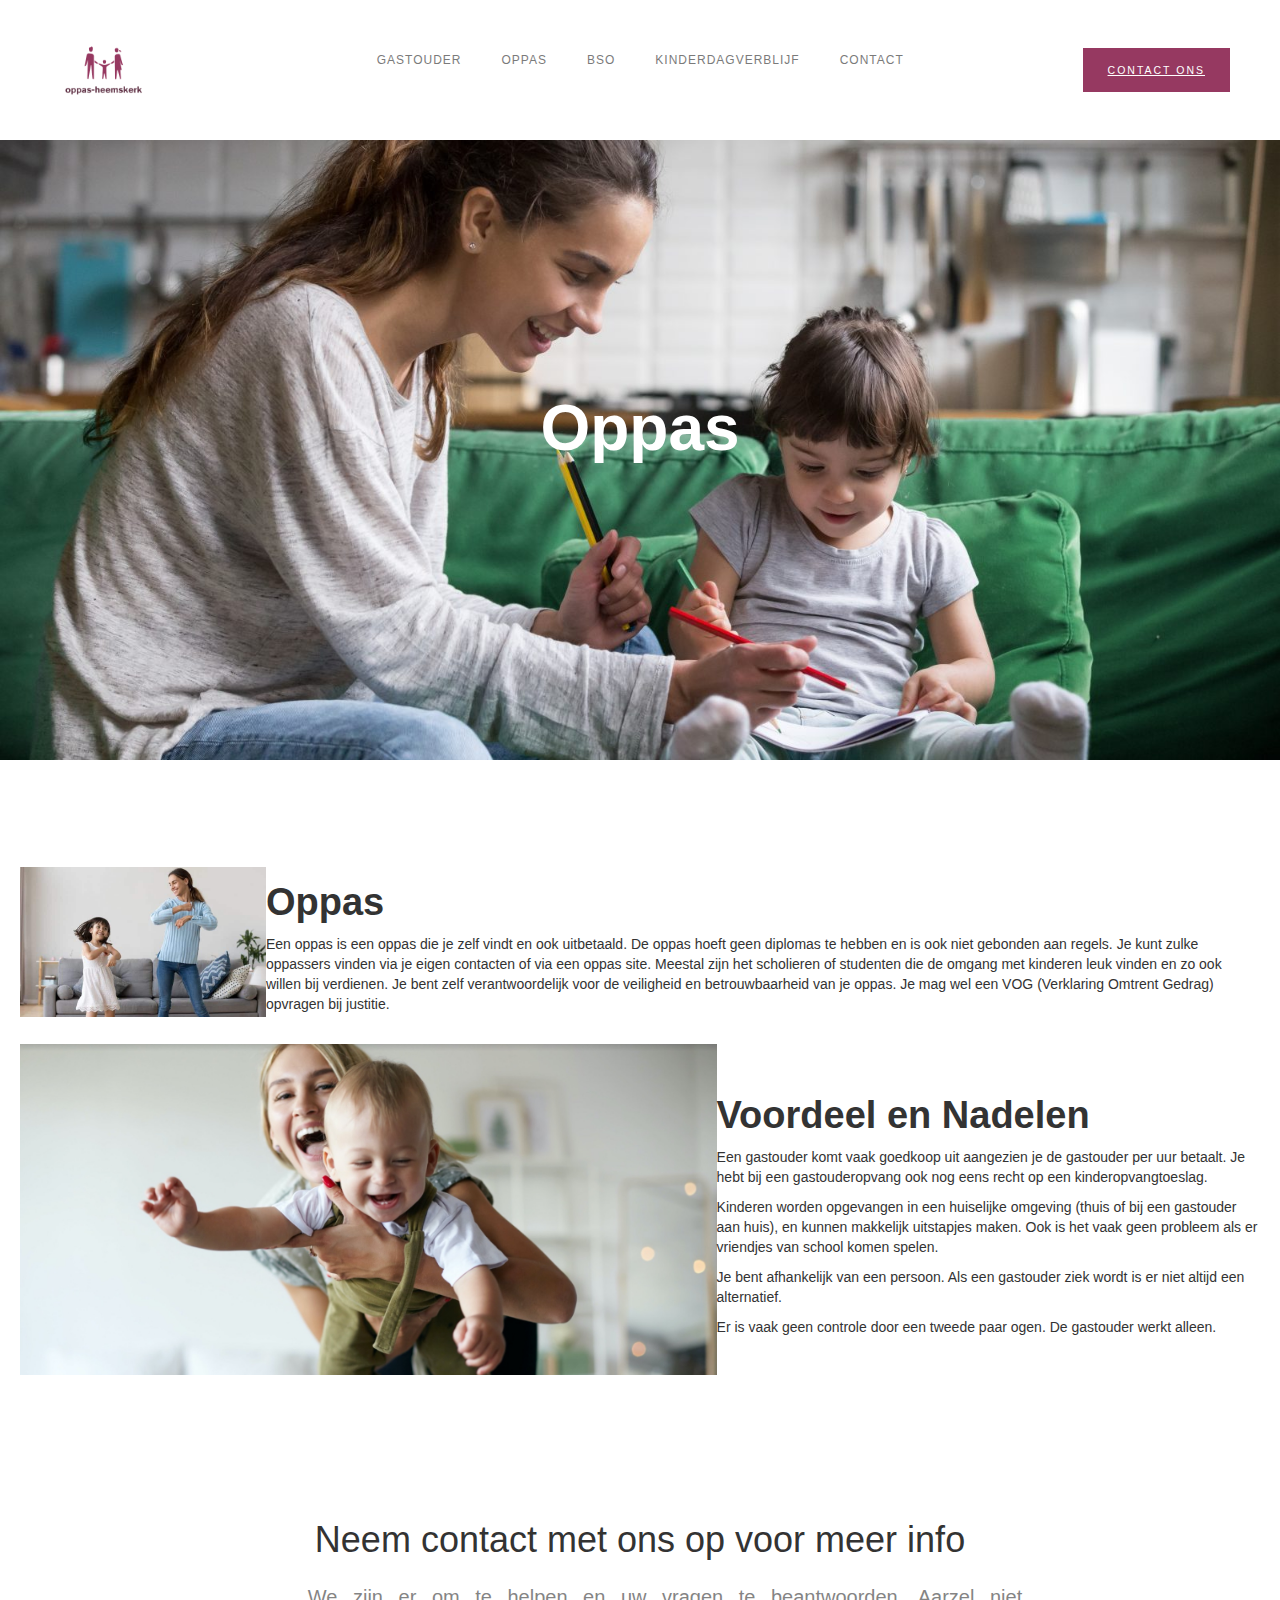
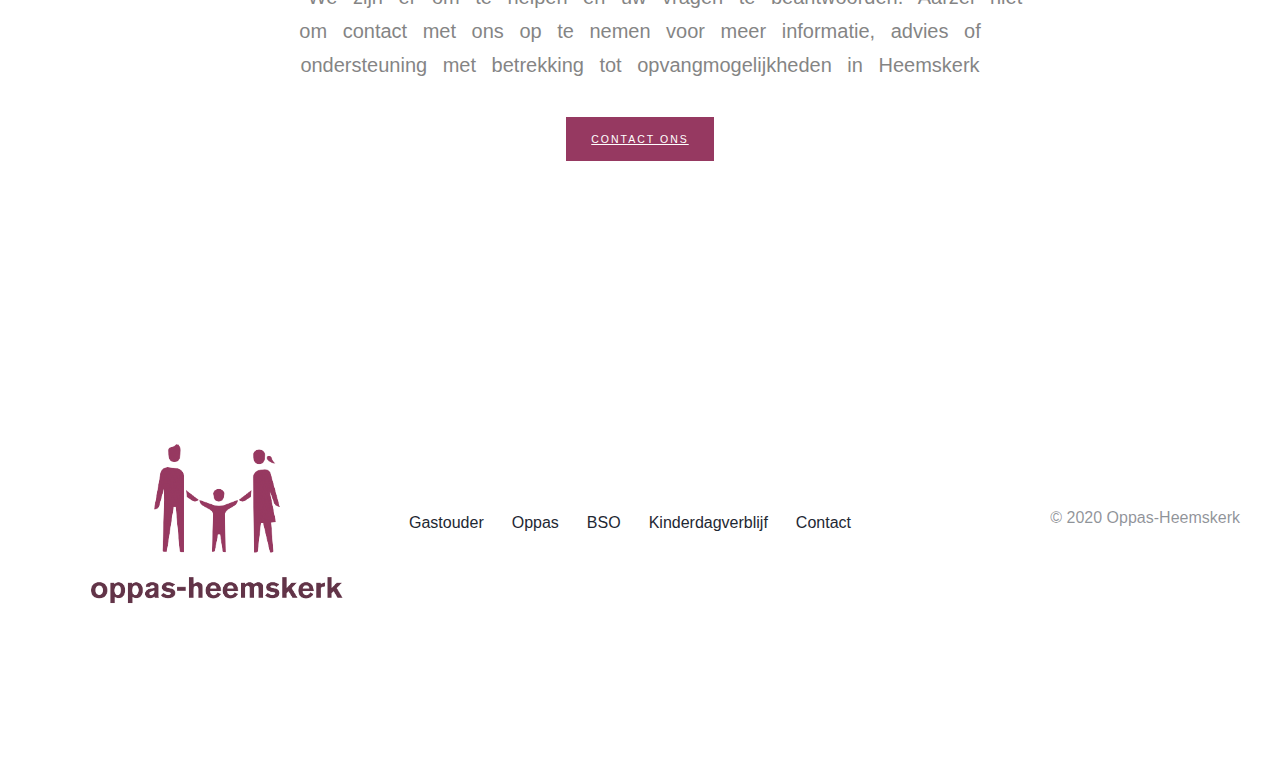
<file: oppas.html>
<!DOCTYPE html>
<html lang="en">
  <head>
    <meta charset="UTF-8" />
    <meta name="viewport" content="width=device-width, initial-scale=1.0" />
    <meta
      name="description"
      content="Oppas Heemskerk: Jouw betrouwbare bron voor professionele en liefdevolle oppasdiensten in Heemskerk. Wij bieden ervaren oppassers voor kinderopvang in Heemskerk. Neem contact met ons op voor kwalitatieve oppasoplossingen."
    />
    <meta
      name="keywords"
      content="Oppas Heemskerk, kinderoppas, oppasdiensten, oppascentrum, oppas voor kinderen, betrouwbare oppas, kinderopvang Heemskerk"
    />
    <meta name="author" content="Mohamed Dinle" />
    <link
      rel="apple-touch-icon"
      sizes="180x180"
      href="images/favicon/apple-touch-icon.png"
    />
    <link
      rel="icon"
      type="image/png"
      sizes="32x32"
      href="images/favicon/favicon-32x32.png"
    />
    <link
      rel="icon"
      type="image/png"
      sizes="16x16"
      href="images/favicon/favicon-16x16.png"
    />
    <link rel="manifest" href="images/favicon/site.webmanifest" />
    <link rel="stylesheet" type="text/css" href="css/style.css" />
    <title>Oppas</title>
  </head>

  <body>
    <header class="navigation">
      <nav class="navigation-wrap">
        <a href="index.html" aria-current="page" class="logo">
          <img
            src="images/Logo-website-zonderbg.png"
            title="logo"
            alt="Logo"
            class="logo-image"
          />
        </a>
        <button class="menu-button nav-button" aria-label="Toggle Menu">
          <img
            src="images/menu-icon_1menu-icon.png"
            title="menu icon"
            width="22"
            alt="Menu Icon"
            class="menu-icon"
          />
        </button>
        <ul class="navigation-items">
          <li>
            <a href="gastouder.html" class="navigation-item">Gastouder</a>
          </li>
          <li>
            <a href="oppas.html" class="navigation-item">Oppas</a>
          </li>
          <li>
            <a href="bso.html" class="navigation-item">BSO</a>
          </li>
          <li>
            <a href="kinderdagverblijf.html" class="navigation-item"
              >Kinderdagverblijf</a
            >
          </li>
          <li>
            <a href="contact.html" class="navigation-item">Contact</a>
          </li>
        </ul>
        <a class="purple-button">
          <article>Contact Ons</article>
        </a>
      </nav>
    </header>

    <main>
      <header class="oppas-header">
        <section class="header-content">
          <article class="header-text">
            <h1 class="header-heading-text">Oppas</h1>
          </article>
        </section>
      </header>

      <section class="main-section-detailpage">
        <article class="main-article-detailpage">
          <img
            src="images/oppas_foto_2.jpeg"
            title="Oppas 2"
            alt="oppas image 2"
          />
        </article>
        <article>
          <h1>Oppas</h1>
          <p>
            Een oppas is een oppas die je zelf vindt en ook uitbetaald. De oppas
            hoeft geen diplomas te hebben en is ook niet gebonden aan regels. Je
            kunt zulke oppassers vinden via je eigen contacten of via een oppas
            site. Meestal zijn het scholieren of studenten die de omgang met
            kinderen leuk vinden en zo ook willen bij verdienen. Je bent zelf
            verantwoordelijk voor de veiligheid en betrouwbaarheid van je oppas.
            Je mag wel een VOG (Verklaring Omtrent Gedrag) opvragen bij
            justitie.
          </p>
        </article>
      </section>
      <section class="main-section-detailpage">
        <article class="main-article-detailpage">
          <img
            src="images/oppas_foto_3.jpeg"
            title="Oppas 3"
            alt="oppas image 3"
          />
        </article>
        <article>
          <h1>Voordeel en Nadelen</h1>
          <p>
            Een gastouder komt vaak goedkoop uit aangezien je de gastouder per
            uur betaalt. Je hebt bij een gastouderopvang ook nog eens recht op
            een kinderopvangtoeslag.
          </p>
          <p>
            Kinderen worden opgevangen in een huiselijke omgeving (thuis of bij
            een gastouder aan huis), en kunnen makkelijk uitstapjes maken. Ook
            is het vaak geen probleem als er vriendjes van school komen spelen.
          </p>
          <p>
            Je bent afhankelijk van een persoon. Als een gastouder ziek wordt is
            er niet altijd een alternatief.
          </p>
          <p>
            Er is vaak geen controle door een tweede paar ogen. De gastouder
            werkt alleen.
          </p>
        </article>
      </section>
    </main>

    <section class="cta-main">
      <section class="cta-container">
        <section class="cta-wrap">
          <article>
            <article class="cta-text">
              <h2 class="homepage-body-text">
                Neem contact met ons op voor meer info
              </h2>
              <p class="homepage-paragraph-text">
                We zijn er om te helpen en uw vragen te beantwoorden. Aarzel
                niet om contact met ons op te nemen voor meer informatie, advies
                of ondersteuning met betrekking tot opvangmogelijkheden in
                Heemskerk
              </p>
            </article>
            <a href="contact.html" class="purple-button">
              <article>Contact Ons</article>
            </a>
          </article>
        </section>
      </section>
    </section>

    <footer class="footer">
      <section class="footer-wrap">
        <section class="footer-horizontal">
          <section class="footer-block">
            <img
              src="images/Logo-website-zonderbg.png"
              title="logo"
              alt="Logo"
              class="logo-flat"
            />
          </section>
          <aside class="footer-links">
            <a href="/gastouder.html" class="footer-link">Gastouder</a>
            <a href="/oppas.html" class="footer-link">Oppas</a>
            <a href="/bso.html" class="footer-link">BSO</a>
            <a href="/kinderdagverblijf.html" class="footer-link"
              >Kinderdagverblijf</a
            >
            <a href="/contact.html" class="footer-link">Contact</a>
          </aside>
          <article class="footer-block">
            <p class="text-copyright">&copy; 2020 Oppas-Heemskerk</p>
          </article>
        </section>
      </section>
    </footer>
  </body>
</html>
</file>
<file: css/style.css>
/* design voor alle bestanden */

html {
  height: 100%;
}

body {
  margin: 0;
  min-height: 100%;
  background-color: #fff;
  font-family: Arial, sans-serif;
  font-size: 14px;
  line-height: 20px;
  color: #333;
}

a {
  color: #1a1b1f;
  text-decoration: underline;
  transition: opacity .2s;
  display: block;
}

a:hover {
  color: #32343a;
}

a:active {
  color: #43464d;
}
h1,
h2,
h3,
h4,
h5,
h6 {
  font-weight: bold;
  margin-bottom: 10px;
}
h1 {
  font-size: 38px;
  line-height: 44px;
  margin-top: 20px;
}
h2 {
  font-size: 32px;
  line-height: 36px;
  margin-top: 20px;
}
h3 {
  font-size: 24px;
  line-height: 30px;
  margin-top: 20px;
}
h4 {
  font-size: 18px;
  line-height: 24px;
  margin-top: 10px;
}
h5 {
  font-size: 14px;
  line-height: 20px;
  margin-top: 10px;
}
h6 {
  font-size: 12px;
  line-height: 18px;
  margin-top: 10px;
}
p {
  margin-top: 0;
  margin-bottom: 10px;
}

ul,
ol {
  margin-top: 0px;
  margin-bottom: 10px;
  padding-left: 40px;
}

li {
  margin-bottom: 10px;
}

img {
  max-width: 100%;
  vertical-align: middle;
  display: inline-block;
}

/* design voor header */

.purple-button {
  color: #fff;
  letter-spacing: 2px;
  text-transform: uppercase;
  background-color: #963961;
  border-radius: 0;
  padding: 12px 25px;
  font-size: 0.75em;
  line-height: 20px;
  transition: background-color .4s, opacity .4s, color .4s;
  z-index: 5;
  background-color: #963961;
  position: relative;
  max-width: 100%;
  display: inline-block;
}

.navigation {
  background-color: rgba(0, 0, 0, 0);
  align-items: center;
  padding: 30px 50px;
  display: flex;
  position: relative;
  background: #ffffff;
  z-index: 1000;
}

.navigation-wrap {
  flex: 1;
  justify-content: space-between;
  align-items: center;
  display: flex;
  position: relative;
}

.navigation-items {
  flex: none;
  justify-content: center;
  align-items: center;
  display: flex;
  list-style: none;
  position: relative;
  float: right;
}

.navigation-item {
  opacity: .6;
  letter-spacing: 1px;
  text-transform: uppercase;
  padding-top: 9px;
  padding-bottom: 9px;
  font-size: 0.75rem;
  font-weight: 500;
  line-height: 20px;
  position: relative;
  display: inline-block;
  vertical-align: top;
  text-decoration: none;
  color: #222222;
  padding: 20px;
  text-align: left;
  margin-left: auto;
  margin-right: auto;
}

.navigation-item:hover{
  opacity: .9;
}

.navigation-item:active{
  color: #963961;
}

.logo {
  z-index: 1;
  position: relative;
  float: left;
  text-decoration: none;
  color: #333333;
  opacity: 1;
  color: #1a1b1f;
  font-weight: 600;
}

.logo-image {
  display: block;
  width: 108px;
}

.logo:hover{
  opacity: .8;
}

.logo:active{
  opacity: .7;
}

.nav-button {
  position: relative;
  float: right;
  padding: 18px;
  font-size: 24px;
  display: none;
  cursor: pointer;
  user-select: none;
}

.nav-button:focus {
  outline: 0;
}

@media screen and (max-width: 991px) {
  .navigation {
    padding: 25px 30px;
  }

  .navigation-item {
    text-align: center;
    padding: 15px 30px;
    transition: background-color .4s, opacity .4s, color .4s;
  }

  .navigation-item:hover {
    background-color: #f7f8f9;
  }
  .navigation-item:active {
    background-color: #eef0f3;
  }
  .menu-button {
    padding: 0;
  }
  .purple-button {
    display: none;
  }


}
@media screen and (max-width: 767px) {
  .logo {
    padding-left: 10px;
  }

  .navigation-items {
    display: none;
    position: absolute;
    top: 58px;
    left: 0;
    background: #fff;
    width: 100%;
    text-align: center;
  }

  .menu-button:focus + .navigation-items {
    display: block;
  }

  .navigation-item {
    padding: 15px 0;
    border-bottom: 1px solid #ccc;
  }

  .menu-button {
    display: block;
  }
}
@media screen and (max-width: 479px) {
  h1 {
    font-size: 36px;
    line-height: 52px;
  }
  .navigation {
    padding-left: 20px;
    padding-right: 20px;
  }
}

/* design voor header */

/* design voor footer */

.footer {
  background-color: #fff;
  padding: 132px 3%;
}

.footer-wrap {
  width: 100%;
  max-width: 1200px;
  margin-left: auto;
  margin-right: auto;
}

.footer-horizontal {
  justify-content: space-between;
  align-items: center;
  display: flex;
}

.footer-block {
  width: 50%;
}

.footer-links {
  white-space: nowrap;
  align-items: center;
  margin-right: 20px;
  display: flex;
}

.footer-link {
  color: #1e2833;
  margin-left: 14px;
  margin-right: 14px;
  padding-top: 10px;
  padding-bottom: 10px;
  font-size: 16px;
  font-weight: 400;
  text-decoration: none;
  transition: all .2s;
  display: block;
}

.footer-link:hover {
  color: #5e4dcd;
}

.text-copyright {
  color: rgba(30, 40, 51, .5);
  text-align: right;
  padding-top: 10px;
  padding-bottom: 10px;
  font-size: 16px;
  font-weight: 400;
  text-decoration: none;
  display: block;
}

@media screen and (max-width: 991px) {
  .footer-horizontal {
    text-align: center;
    flex-direction: column;
    justify-content: center;
  }
  .logo-flat {
    max-width: 80%;
    max-height: 80%;
    margin-bottom: 32px;
  }
  .footer-links {
    margin-right: 0;
  }
  .text-copyright {
    text-align: center;
  }
}
@media screen and (max-width: 767px) {
.footer-horizontal {
  text-align: center;
  flex-wrap: wrap;
  justify-content: center;
}
.logo-flat {
  margin-bottom: 40px;
  max-width: 50%;
  max-height: 50%;
}
.footer-links {
  margin-right: 0;
}
.text-copyright {
  text-align: center;
}
}
@media screen and (max-width: 479px) {
  .footer-links {
    flex-direction: column;
  }
}
/* design voor footer */

/* design voor alle bestanden */

/* design voor main (homepage)*/

.main-homepage{
    margin-left: 15px;
    margin-right: 15px;
}
.header-homepage{
  height: 620px;
  color: #fff;
  background-color: #f4f4f4;
  background-image: url('../images/Home-pagine-daycare-01.jpeg');
  background-position: 0 0;
  background-size: cover;
  justify-content: center;
  align-items: center;
  margin-bottom: 100px;
  display: flex;
}
.header-homepage-content{
  width: 70%;
  max-width: 1140px;
  text-align: center;
  margin-bottom: 20px;
}
.homepage-header-text-wrap{
  width: 80%;
  margin-bottom: 35px;
  margin-left: auto;
  margin-right: auto;
}
.homepage-heading-text {
  color: var(--black);
  text-transform: none;
  margin-top: 10px;
  margin-bottom: 10px;
  font-size: 64px;
  line-height: 80px;
}

.homepage-paragraph-text {
  opacity: 1;
  margin-bottom: 10px;
  font-size: 20px;
  font-weight: 400;
  line-height: 34px;
  opacity: .6;
  text-indent: 50px;
  word-spacing: 10px;
}

.homepage-header-button {
  color: #000;
  background-color: #fff;
  padding: 16px 35px;
  font-size: 14px;
  line-height: 26px;
  max-width: 100%;
  display: inline-block;
  border-radius: 0;
  padding: 12px 25px;
  font-size: 12px;
  line-height: 20px;
  transition: background-color .4s, opacity .4s, color .4s;
}
.homepage-header-button:hover {
  background-color: #f1f1f1;
}
.homepage-header-button:active {
  background-color: #e1e1e1;
}
.homepage-body {
  width: 100%;
  max-width: 1140px;
  margin-left: auto;
  margin-right: auto;
}
.homepage-text-wrap {
  width: 80%;
  text-align: center;
  margin-bottom: 85px;
  margin-left: auto;
  margin-right: auto;
}
.light-text{
  opacity: .6;
}
.homepage-body-text {
  text-transform: none;
  margin-top: 10px;
  margin-bottom: 15px;
  font-size: 36px;
  font-weight: 400;
  line-height: 50px;
}
.homepage-body-content-wrap {
  margin-top: 80px;
  margin-bottom: 120px;
}
.content-layout-grid {
  grid-row-gap: 16px;
  grid-column-gap: 16px;
  grid-template-rows: auto auto;
  grid-template-columns: 1fr 1fr;
  grid-auto-columns: 1fr;
  display: grid;
  grid-column-gap: 80px;
  grid-row-gap: 30px;
  grid-template: ". ."
  / 1fr 2fr;
  align-items: center;
  margin-bottom: 80px;
}
.homepage-text-wrap2 {
  margin-bottom: 30px;
}
.text-heading {
  margin-top: 10px;
  margin-bottom: 20px;
  font-weight: 400;
}

.grid-layout{
  grid-area: 1 / 1 / 2 / 2;
}

.grid-layout-img{
  grid-area: 1 / 2 / 2 / 3;
}

.grid-layout2{
  grid-row-gap: 16px;
  grid-column-gap: 16px;
  grid-template-rows: auto auto;
  grid-template-columns: 1fr 1fr;
  grid-auto-columns: 1fr;
  display: grid;
  grid-column-gap: 80px;
  grid-row-gap: 30px;
  grid-template-columns: 2fr 1fr;
  grid-template-areas: ". .";
  align-items: center;
  margin-bottom: 80px;
}
.grid-layout-content{
  grid-area: 1 / 2 / 2 / 3;
}

@media screen and (max-width: 991px) {
  .homepage-header-text-wrap{
    width: auto;
  }
  .homepage-heading-text{
    font-size: 56px;
    line-height: 70px;
  }
  .content-layout-grid {
    grid-row-gap: 50px;
    text-align: center;
    grid-template: "."
                   "."
                   / 1fr;
  }
  .grid-layout{
    grid-area: 2 / 1 / 3 / 2;
  }
  .grid-layout-img{
    grid-area: 1 / 1 / 2 / 2;
  }
  .grid-layout2 {
    grid-template-columns: 1fr;
    grid-template-areas: "."
                         ".";
  }
  .grid-layout-content{
    grid-area: 2 / 1 / 3 / 2;
  }
}
@media screen and (max-width: 767px) {
.homepage-heading-text{
    font-size: 50px;
    line-height: 64px;
}
.homepage-body {
  text-align: center;
}
.homepage-body-text {
  font-size: 30px;
  line-height: 52px;
}
}
@media screen and (max-width: 479px) {
.homepage-heading-text{
    font-size: 36px;
    line-height: 48px;
}
}


/* design voor main (homepage)*/

/* design alle detailpages */
.main-section-detailpage {
  display : flex;
  flex-direction : row;
  margin : 20px;
  }
.main-article-detailpage {
  max-width : 100%;
  display : block;
  margin : 0 auto;
  }

.kinderdagverblijf-header {
  height: 620px;
  color: #fff;
  background-color: #f4f4f4;
  background-image: url('../images/kdv_foto_1.png');
  background-position: 0 0;
  background-size: cover;
  justify-content: center;
  align-items: center;
  margin-bottom: 100px;
  display: flex;
}

.gastouder-header {
  height: 620px;
  color: #fff;
  background-color: #f4f4f4;
  background-image: url('../images/gastouder-1.PNG');
  background-position: 0 0;
  background-size: cover;
  justify-content: center;
  align-items: center;
  margin-bottom: 100px;
  display: flex;
}

.bso-header {
  height: 620px;
  color: #fff;
  background-color: #f4f4f4;
  background-image: url('../images/bso-1.JPG');
  background-position: 0 0;
  background-size: cover;
  justify-content: center;
  align-items: center;
  margin-bottom: 100px;
  display: flex;
}

.oppas-header {
  height: 620px;
  color: #fff;
  background-color: #f4f4f4;
  background-image: url('../images/oppas_foto_1.jpeg');
  background-position: 0 0;
  background-size: cover;
  justify-content: center;
  align-items: center;
  margin-bottom: 100px;
  display: flex;
}

.contact-header {
  height: 620px;
  color: #fff;
  background-color: #f4f4f4;
  background-image: url('../images/contact-ons.jpeg');
  background-position: 0 0;
  background-size: cover;
  justify-content: center;
  align-items: center;
  margin-bottom: 100px;
  display: flex;
}

.header-content {
  width: 70%;
  max-width: 1140px;
  text-align: center;
  margin-bottom: 20px;
}

.header-text {
  width: 80%;
  margin-bottom: 35px;
  margin-left: auto;
  margin-right: auto;
}

.header-heading-text {
  color: var(--black);
  text-transform: none;
  margin-top: 10px;
  margin-bottom: 10px;
  font-size: 64px;
  line-height: 80px;
}
.main-section-detailpage{
  align-items: center;
}

.cta-container {
  width: 100%;
  max-width: 1140px;
  margin-left: auto;
  margin-right: auto;
}

.cta-wrap {
  text-align: center;
  justify-content: center;
  padding-top: 110px;
  padding-bottom: 120px;
  display: flex;
}

.cta-text {
  width: 70%;
  margin-bottom: 35px;
  margin-left: auto;
  margin-right: auto;
}

@media screen and (max-width: 991px) {
  .header-text {
    width: auto;
  }
  .header-heading-text {
    font-size: 56px;
    line-height: 70px;
  }
  .cta-main {
    padding-left: 0;
    padding-right: 0;
  }
  .cta-wrap {
    width: auto;
    padding: 80px 50px 90px;
  }
  .cta-text {
    width: auto;
  }
}
@media screen and (max-width: 767px) {
.header-heading-text {
    font-size: 50px;
    line-height: 64px;
  }
.header-content {
    width: 80%;
  }
.main-section-detailpage {
    flex-direction : column;
    }
.cta-main {
  padding: 15px;
}
.cta-container {
  text-align: center;
}
.cta-wrap {
  padding-left: 30px;
  padding-right: 30px;
}
}
@media screen and (max-width: 479px) {
  .header-heading-text {
    font-size: 36px;
    line-height: 48px;
  }
  .cta-wrap {
    padding-left: 15px;
    padding-right: 15px;
  }
}
/* design alle detailpages */

/* design contactpage */

.contact-layout-grid {
  grid-row-gap: 16px;
  grid-column-gap: 16px;
  grid-template-rows: auto auto;
  grid-template-columns: 1fr 1fr;
  grid-auto-columns: 1fr;
  display: grid;
  grid-column-gap: 80px;
  grid-row-gap: 30px;
  grid-template: ". ."
  / 2.5fr 1fr;
  align-items: start;
  margin-top: 100px;
  margin-bottom: 100px;
}

.contact-form-wrap {
  border: 1px solid #eee;
  padding: 45px 50px 50px;
}

.contact-form-heading-wrap {
  margin-bottom: 40px;
}

.contact-heading {
  margin-top: 0;
  margin-bottom: 15px;
  font-weight: 400;
}

.get-in-touch-form {
  flex-direction: column;
  display: flex;
}

.submit-button {
  display: inline-block;
  padding: 9px 15px;
  background-color: #3898EC;
  color: white;
  border: 0;
  line-height: inherit;
  text-decoration: none;
  cursor: pointer;
  border-radius: 0;
}

.details-wrap {
  margin-bottom: 30px;
}

.contact-email-link {
  opacity: .6;
  margin-bottom: 5px;
}

.contact-email-link:hover {
  opacity: 1;
}

.contact-email-link:active {
  opacity: .8;
}

.label {
  letter-spacing: 1px;
  text-transform: uppercase;
  margin-bottom: 10px;
  font-size: 12px;
  font-weight: 500;
  line-height: 20px;
}

@media screen and (max-width: 991px) {
  .ontact-layout-grid {
    width: 80%;
    grid-row-gap: 50px;
    text-align: center;
    grid-template: "."
                   "."
                   / 1fr;
    margin-left: auto;
    margin-right: auto;
  }
}
@media screen and (max-width: 767px) {
  .contact-container {
    text-align: center;
  }
  .contact-form-wrap {
    padding: 30px;
  }
}
@media screen and (max-width: 479px) {
  
}
/* design contactpage */
</file>
